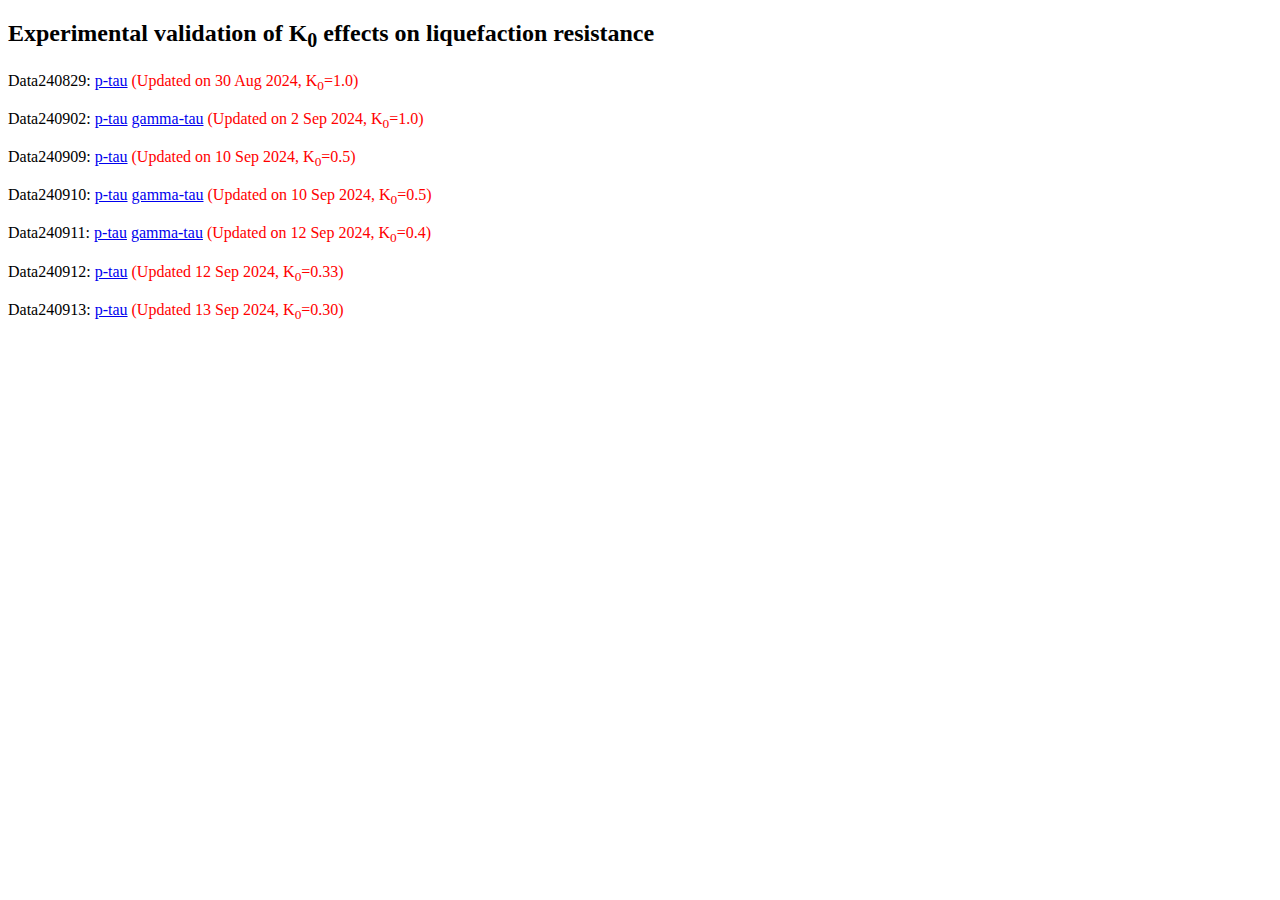
<file: experiment/experiment.html>
<!DOCTYPE html>
<html lang="en-EN">
<head>
	<title>Microscopic analysis of fabric evolution in liquefaction using discrete element method</title>
	<style>
		body {
			background-color: white;
		}
		.center {
			text-align: center;
		}
		.red {
			color: red;
		}
	</style>
</head>
<body>
	<h2 style="text-align: left;">Experimental validation of K<sub>0</sub> effects on liquefaction resistance</h1>
	<p>
		Data240829: <a href="test240829/p-tau.png">p-tau</a><span style="color: red"> (Updated on 30 Aug 2024, K<sub>0</sub>=1.0)</span>
	</p>
	<p>
		Data240902: <a href="test240902/p-tau.png">p-tau</a> <a href="experiment/test240902/gamma-tau.png">gamma-tau</a> <span style="color: red"> (Updated on 2 Sep 2024, K<sub>0</sub>=1.0)</span>
	</p>
	<p>
		Data240909: <a href="test240909/p-tau.png">p-tau</a> <span style="color: red"> (Updated on 10 Sep 2024, K<sub>0</sub>=0.5)</span>
	</p>
	<p>
		Data240910: <a href="test240910/p-tau.png">p-tau</a> <a href="experiment/test240910/gamma-tau.png">gamma-tau</a> <span style="color: red"> (Updated on 10 Sep 2024, K<sub>0</sub>=0.5)</span>
	</p>
	<p>
		Data240911: <a href="test240911/p-tau.png">p-tau</a> <a href="experiment/test240911/gamma-tau.png">gamma-tau</a> <span style="color: red"> (Updated on 12 Sep 2024, K<sub>0</sub>=0.4)</span>
	</p>
	<p>
		Data240912: <a href="test240912/p-tau.png">p-tau</a> <span style="color: red"> (Updated 12 Sep 2024, K<sub>0</sub>=0.33)</span>
	</p>
	<p>
		Data240913: <a href="test240913/p-tau.png">p-tau</a> <span style="color: red"> (Updated 13 Sep 2024, K<sub>0</sub>=0.30)</span>
	</p>
</body>
</html>
</file>
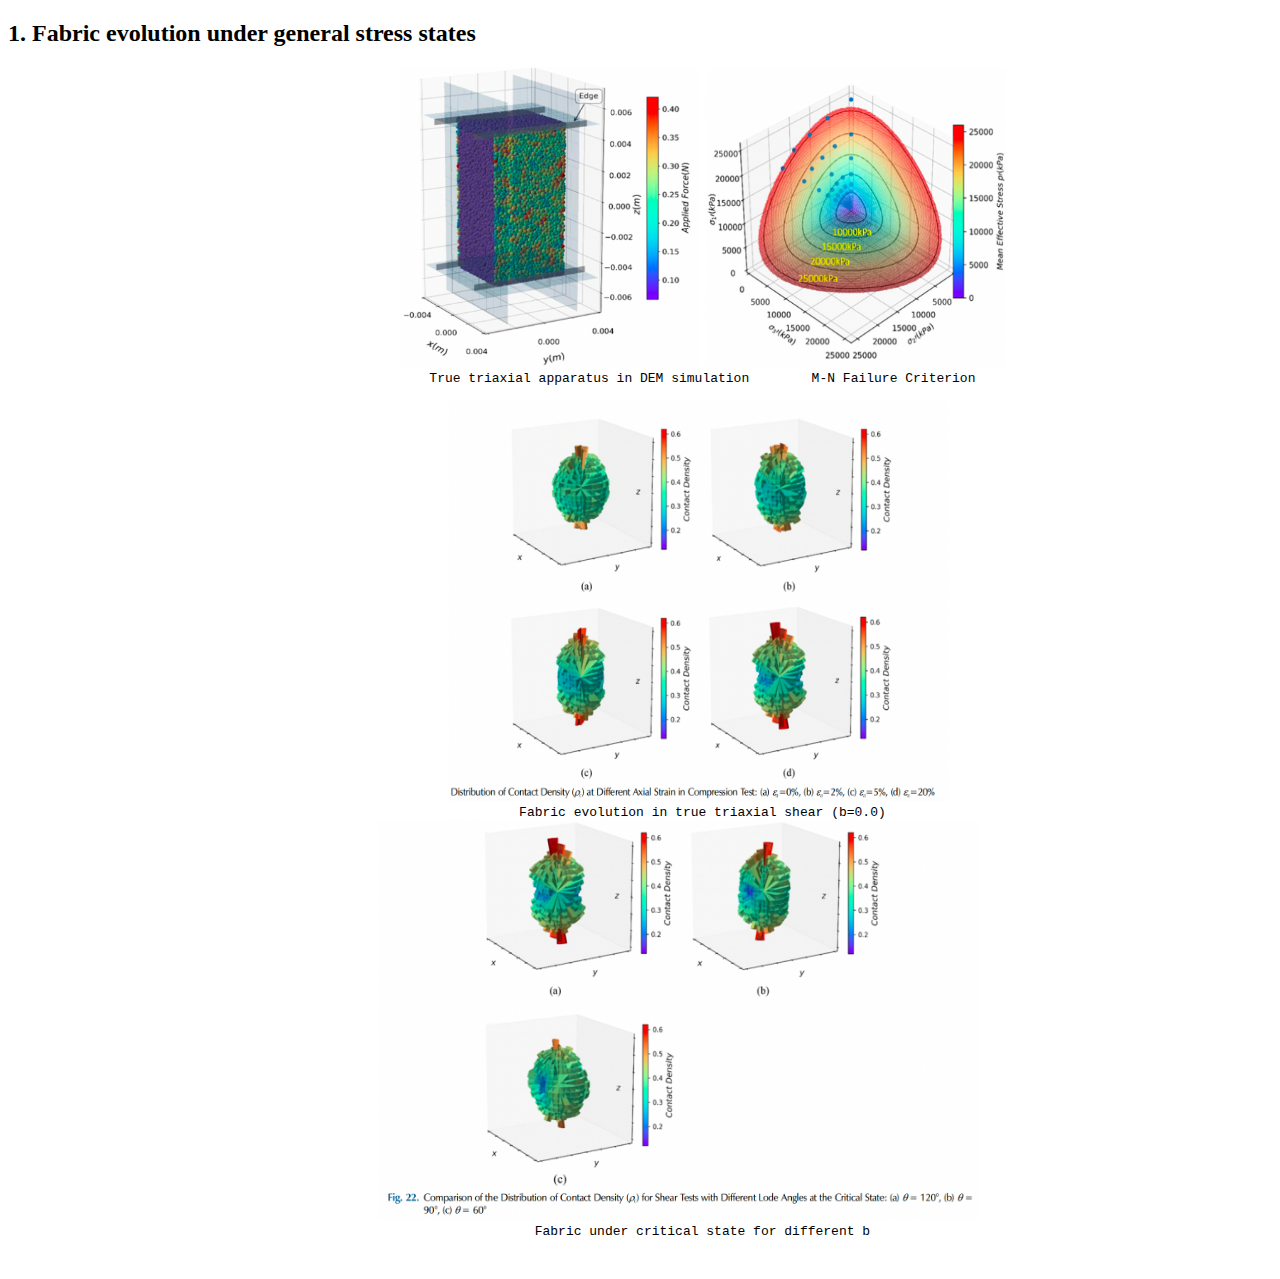
<file: triaxial/triaxial.html>
<!DOCTYPE html>
<html lang="en-EN">
<head>
	<title>True triaxial shear test</title>
	<style>
		body {
			background-color: white;
		}
		.center {
			text-align: center;
		}
		.red {
			color: red;
		}
	</style>
</head>
<body>
	<h2 style="text-align:left">1. Fabric evolution under general stress states</h2>

	<pre style="text-align: center">
		<a href="demo/trueTriaxial.png"><img src="demo/trueTriaxial.png" alt="icon" width="300" height="300"/></a> <a href="demo/failureCriterion.png"><img src="demo/failureCriterion.png" alt="icon" width="300" height="300"/></a>
		True triaxial apparatus in DEM simulation        M-N Failure Criterion

		<a href="demo/fabricEvolution.png"><img src="demo/fabricEvolution.png" alt="icon" width="500" height="400"/></a> 
		Fabric evolution in true triaxial shear (b=0.0)
		<a href="demo/fabricCritical.png"><img src="demo/fabricCritical.png" alt="icon" width="600" height="400"/></a>      
		Fabric under critical state for different b

	</pre>
</body>
</html>
</file>
